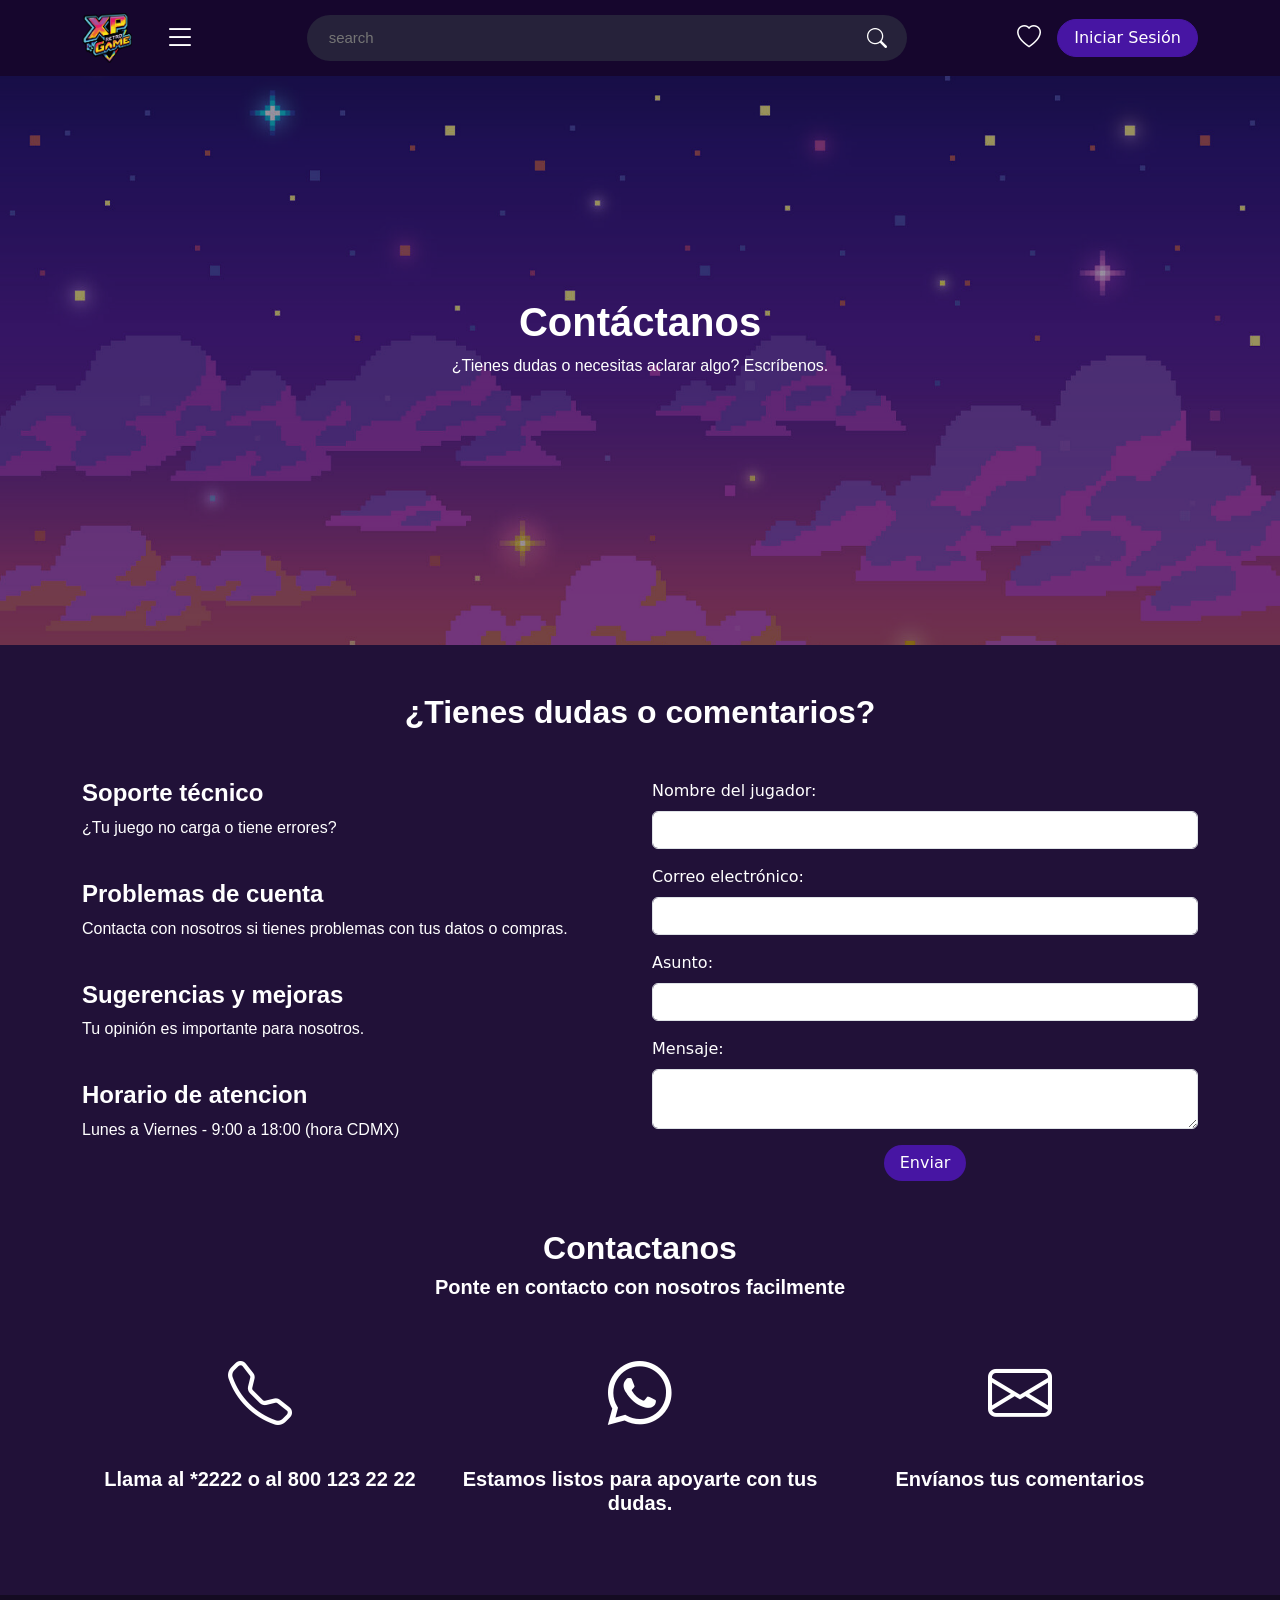
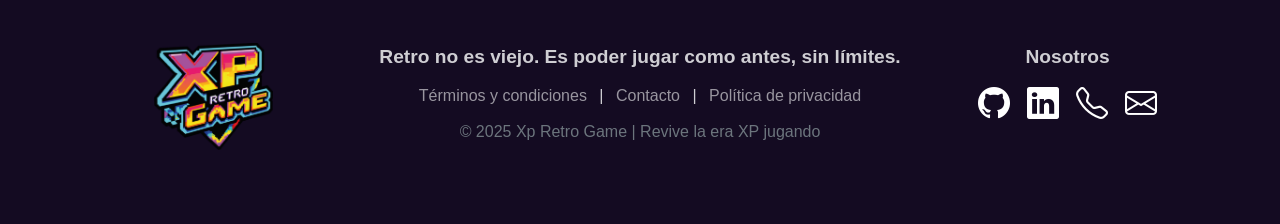
<file: pages/contacto.html>
<!DOCTYPE html>
<html lang="es">

<head>
  <meta charset="UTF-8">
  <meta name="viewport" content="width=device-width, initial-scale=1.0">
  <!-- IMPORTAR BOOTSTRAP -->
  <link rel="stylesheet" href="../public/bootstrap-5.3.6-dist/css/bootstrap.min.css">
  <!-- IMPORTAR ICONOS BOOTSTRAP -->
  <link rel="stylesheet" href="https://cdn.jsdelivr.net/npm/bootstrap-icons@1.13.1/font/bootstrap-icons.min.css">
  <!-- IMPORTAR HOJA DE ESTILOS PARA EL INDEX -->
  <link rel="stylesheet" href="../src/css/contacto.css" />
  <title>XP RETRO GAME</title>
</head>

<body>
  <!-- NAVBAR -->
  <div id="header-placeholder"></div>
  <div id="sidebar-placeholder" class="mb-5"></div>

  <!-- FONDO CON CAPTION -->
  <div id="carouselExampleCaptions" class="carousel slide" data-bs-ride="carousel">
    <div class="carousel-inner">
      <div class="carousel-item active">
        <img src="../public/Img/Logos/portadaContacto.png" class="d-block w-100" alt="...">
        <div class="carousel-caption d-flex flex-column h-100 align-content-center justify-content-center bottom-0">
          <h1>Contáctanos</h1>
          <p>¿Tienes dudas o necesitas aclarar algo? Escríbenos.</p>
        </div>
      </div>
    </div>
  </div>

  <div class="container text-center mt-5">
    <h2 class="my-4">¿Tienes dudas o comentarios?</h2>
    <br>
    <div class="row align-items-start">
      <!-- LADO IZQUIERDO -->
      <div class="col-sm-6 col-12 text-sm-start text-center">
        <h4>Soporte técnico</h4>
        <p>¿Tu juego no carga o tiene errores?</p>
        <br>
        <h4>Problemas de cuenta</h4>
        <p>Contacta con nosotros si tienes problemas con tus datos o compras.</p>
        <br>
        <h4>Sugerencias y mejoras</h4>
        <p>Tu opinión es importante para nosotros.</p>
        <br>
        <h4>Horario de atencion</h4>
        <p>Lunes a Viernes - 9:00 a 18:00 (hora CDMX)</p>
      </div>
      <!-- LADO DERECHO -->
      <div class="col-sm-6 col-12 text-md-start text-sm-center align-content-between">
        <form class="h-100 d-flex flex-column justify-content-start">
          <div class="mb-3">
            <label class="form-label">Nombre del jugador:</label>
            <input type="text" class="form-control" required>
          </div>

          <div class="mb-3">
            <label class="form-label">Correo electrónico:</label>
            <input type="email" class="form-control" required>
          </div>

          <div class="mb-3">
            <label class="form-label">Asunto:</label>
            <input type="text" class="form-control" required>
          </div>

          <div class="mb-3">
            <label class="form-label">Mensaje:</label>
            <textarea class="form-control" rows="5" required></textarea>
          </div>

          <button class="button-bg align-self-center border-0">Enviar</button>
        </form>
      </div>
    </div>
  </div>

  <!-- CONTACTO -->
  <div class="container-fluid py-5 bg-contenido">
    <div class="container">
      <h2 class="text-center">Contactanos</h2>
      <h5 class="text-center mb-5">Ponte en contacto con nosotros facilmente</h5>
      <div class="row justify-content-center text-center">

        <!-- LLAMADA -->
        <div class="col-12 col-sm-4 col-md-4 mb-4">
          <div class="icono-contacto mx-auto pb-4">
            <a href="tel:8001232222" target="_blank">
              <i class="bi bi-telephone icon-contacto"></i>
            </a>
          </div>
          <h5>Llama al *2222 o al 800 123 22 22</h5>
        </div>

        <!-- WHATSAPP -->
        <div class="col-12 col-sm-4 col-md-4 mb-4">
          <div class="icono-contacto mx-auto pb-4">
            <a href="https://wa.me/5218001232222" target="_blank">
              <i class="bi bi-whatsapp icon-contacto"></i>
            </a>
          </div>
          <h5>Estamos listos para apoyarte con tus dudas.</h5>
        </div>

        <!-- CORREO -->
        <div class="col-12 col-sm-4 col-md-4 mb-4">
          <div class="icono-contacto mx-auto pb-4">
            <a href="mailto:soporte@xpretrogame.com">
              <i class="bi bi-envelope icon-contacto"></i>
            </a>
          </div>
          <h5>Envíanos tus comentarios</h5>
        </div>
      </div>
    </div>
  </div>


  <div id="footer-placeholder"></div>

  <!-- SCRIPT PARA IMPORTAR COMPONENTES -->
  <script>
    // Cargar componentes
    function loadComponent(url, targetId, callback = null) {
      fetch(url)
        .then(res => res.text())
        .then(html => {
          const target = document.getElementById(targetId);
          if (target) {
            target.innerHTML = html;
            if (typeof callback === 'function') callback();
          }
        });
    }

    // Cargar navbar y manejar toggle global del sidebar
    loadComponent("../components/navbar.html", "header-placeholder", () => {
      const interval = setInterval(() => {
        const menuToggle = document.getElementById("menu-toggle");
        const sidebar = document.querySelector(".sidebar");

        if (menuToggle && sidebar) {
          clearInterval(interval);
          menuToggle.addEventListener("click", e => {
            e.preventDefault();
            sidebar.classList.toggle("sidebar-hidden");
          });
        }
      }, 100);
    });

    // Cargar sidebar
    loadComponent("../components/sidebar.html", "sidebar-placeholder");

    // Footer
    loadComponent("../components/footer.html", "footer-placeholder");
  </script>

  <!-- SCRIPT PARA IMPORTAR JS -->
  <script src="../public/bootstrap-5.3.6-dist/js/bootstrap.bundle.min.js"></script>
</body>

</html>
</file>
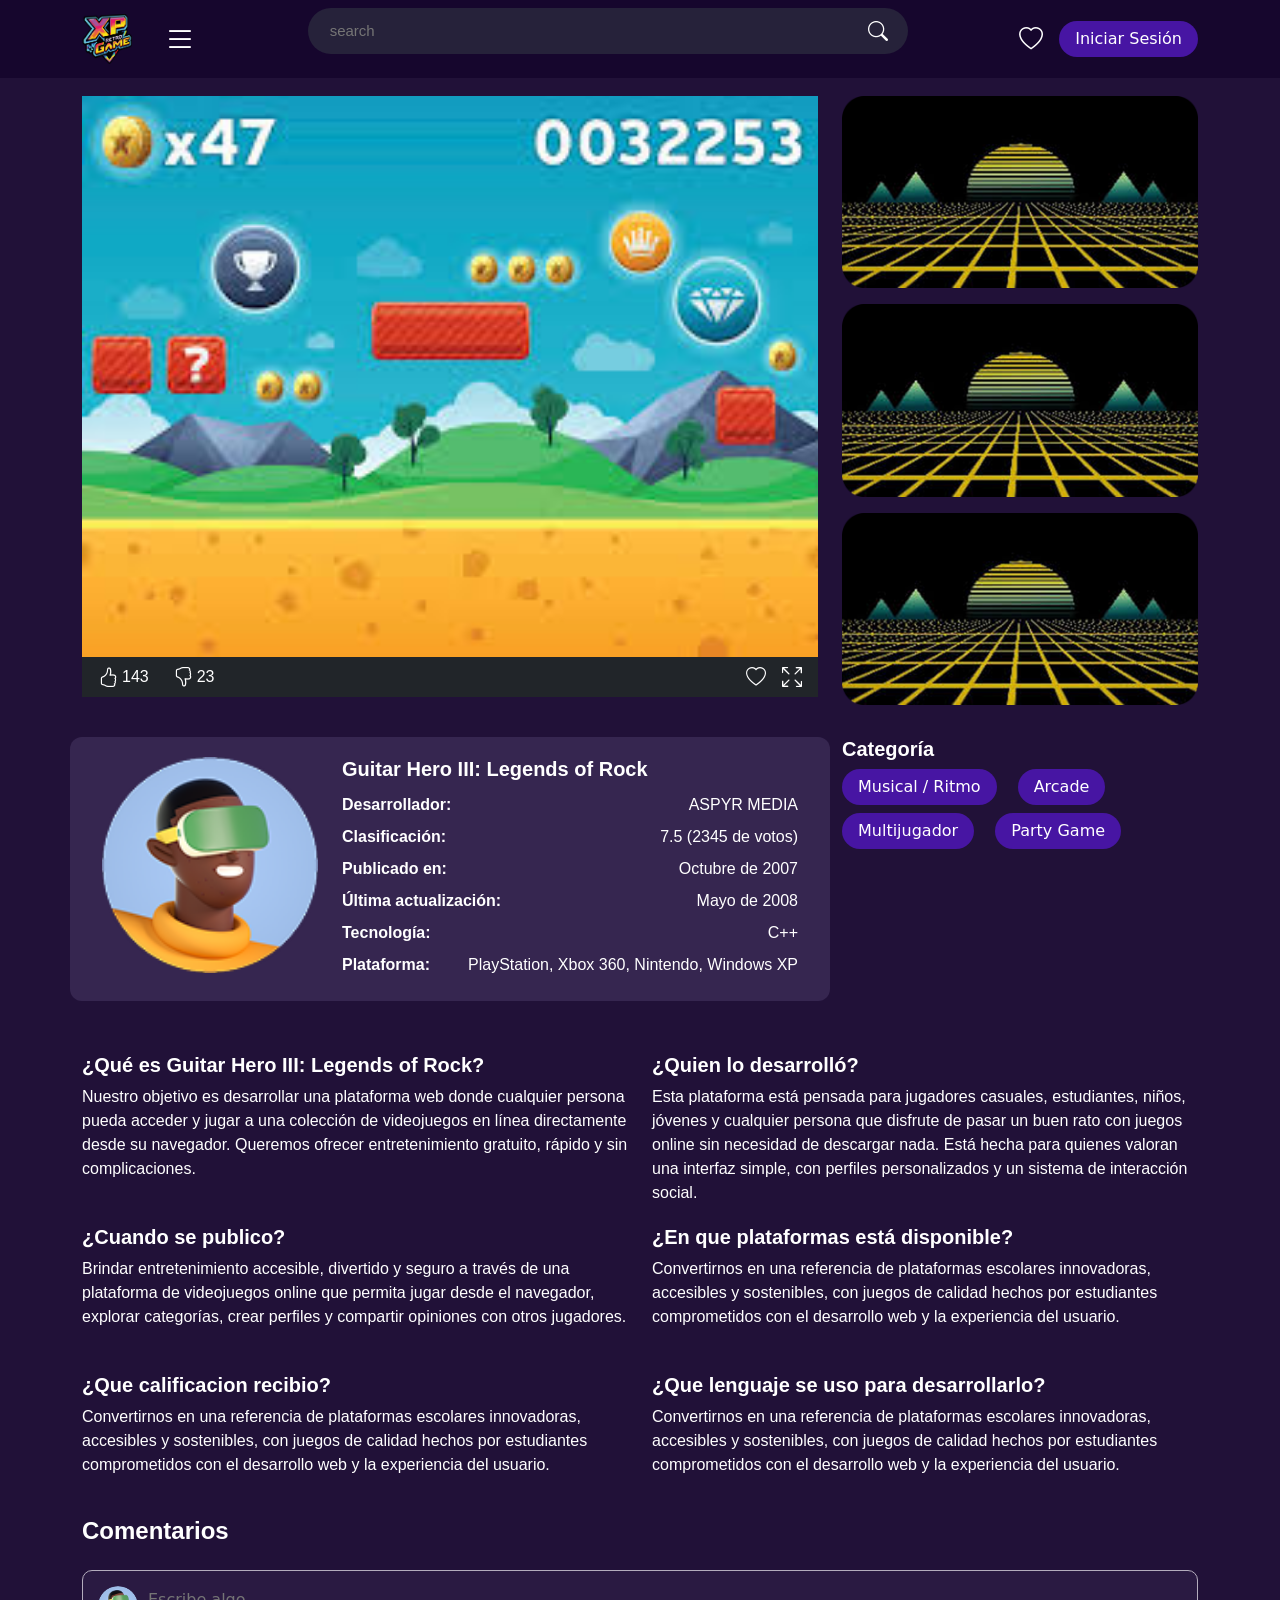
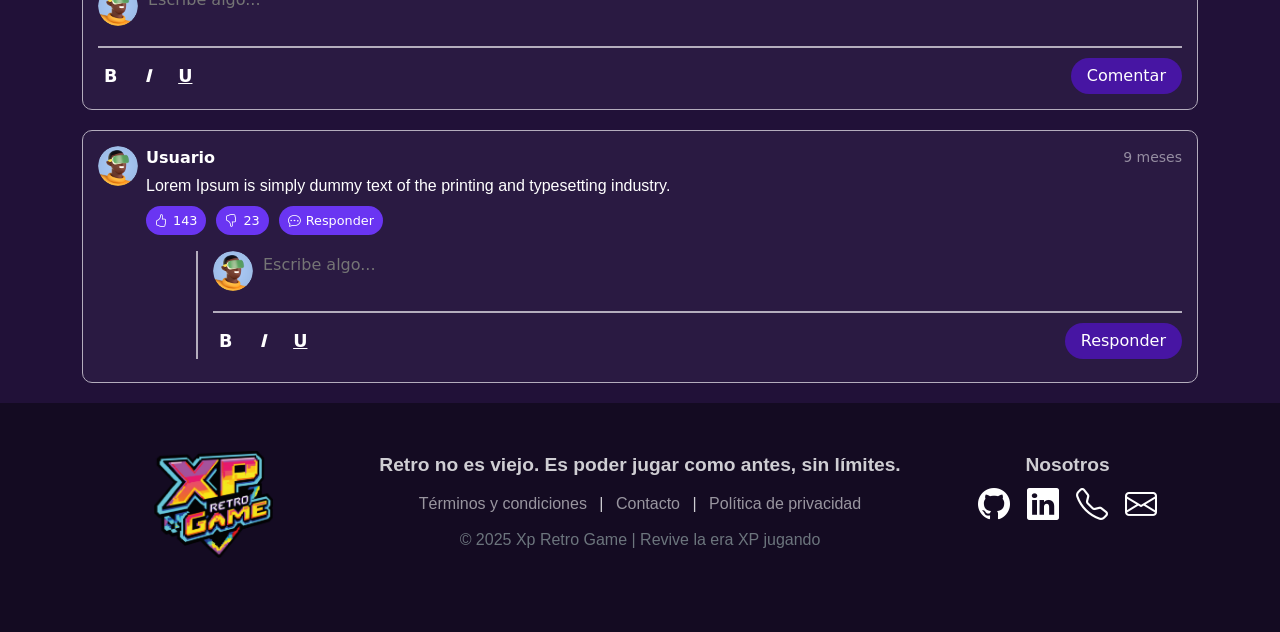
<file: pages/juego.html>
<head>
    <meta charset="UTF-8">
    <meta name="viewport" content="width=device-width, initial-scale=1.0">
    <!-- IMPORTAR BOOTSTRAP -->
    <link rel="stylesheet" href="../public/bootstrap-5.3.6-dist/css/bootstrap.min.css">
    <!-- IMPORTAR ICONOS BOOTSTRAP -->
    <link rel="stylesheet" href="https://cdn.jsdelivr.net/npm/bootstrap-icons@1.13.1/font/bootstrap-icons.min.css">
    <!-- IMPORTAR HOJA DE ESTILOS PARA EL INDEX -->
    <link rel="stylesheet" href="../src/css/juego.css" />
    <title>XP RETRO GAME</title>
</head>

<body>
    <!-- NAVBAR -->
    <div id="header-placeholder"></div>
    <div id="sidebar-placeholder" class="mb-5 pb-5"></div>

    <!-- JUEGO -->
    <div class="container pb-3">
        <div class="row">
            <div class="col-8">
                <img src="/public/Img/ejemplo.jpg" class="w-100 mb-0 gamescreen">
                <!-- BARRA INFERIOR DE JUEGO -->
                <div class="bg-dark text-white py-2 px-3 d-flex justify-content-between align-items-center"
                    style="font-family: sans-serif;">
                    <!-- IZQUIERDA: Likes y Dislikes -->
                    <div class="d-flex align-items-center gap-4">
                        <!-- Like -->
                        <div class="d-flex align-items-center">
                            <i class="bi bi-hand-thumbs-up me-1 fs-5"></i>
                            <span>143</span>
                        </div>
                        <!-- Dislike -->
                        <div class="d-flex align-items-center">
                            <i class="bi bi-hand-thumbs-down me-1 fs-5"></i>
                            <span>23</span>
                        </div>
                    </div>

                    <!-- DERECHA: Corazón + Pantalla completa -->
                    <div class="d-flex align-items-center gap-3">
                        <i class="bi bi-heart fs-5"></i>
                        <i class="bi bi-arrows-fullscreen fs-5"></i>
                    </div>
                </div>

            </div>
            <div class="col-4">
                <div class="row pb-3">
                    <img src="/public/Img/Perfil/Portada/portadaCuadros.png">
                </div>
                <div class="row pb-3">
                    <img src="/public/Img/Perfil/Portada/portadaCuadros.png">
                </div>
                <div class="row pb-3">
                    <img src="/public/Img/Perfil/Portada/portadaCuadros.png">
                </div>
            </div>
        </div>
    </div>

    <!-- INFORMACIONN JUEGO -->
    <div class="container">
        <div class="row text-white">
            <!-- INFO GAME CARD -->
            <div class="col-8">
                <div class="row game-card">
                    <!-- PORTADA DEL JUEGO -->
                    <div class="col-md-4 game-cover">
                        <img src="/public/Img/Perfil/Perfil/nosotrosLuis.png" alt="Portada del juego">
                    </div>
                    <!-- INFORMACION DEL JUEGO -->
                    <div class="col-md-8">
                        <h5>Guitar Hero III: Legends of Rock</h5>

                        <div class="info-row">
                            <span class="info-label">Desarrollador:</span>
                            <span>ASPYR MEDIA</span>
                        </div>
                        <div class="info-row">
                            <span class="info-label">Clasificación:</span>
                            <span>7.5 (2345 de votos)</span>
                        </div>
                        <div class="info-row">
                            <span class="info-label">Publicado en:</span>
                            <span>Octubre de 2007</span>
                        </div>
                        <div class="info-row">
                            <span class="info-label">Última actualización:</span>
                            <span>Mayo de 2008</span>
                        </div>
                        <div class="info-row">
                            <span class="info-label">Tecnología:</span>
                            <span>C++</span>
                        </div>
                        <div class="info-row">
                            <span class="info-label">Plataforma:</span>
                            <span>PlayStation, Xbox 360, Nintendo, Windows XP</span>
                        </div>
                    </div>
                </div>
            </div>
            <!-- CATEGORIAS -->
            <div class="col-4 text-white">
                <h5>Categoría</h5>
                <div class="flex-wrap">
                    <button class="button-bg me-3 mb-2">Musical / Ritmo</button>
                    <button class="button-bg me-3 mb-2">Arcade</button>
                    <button class="button-bg me-3 mb-2">Multijugador</button>
                    <button class="button-bg me-3 mb-2">Party Game</button>
                </div>

            </div>
        </div>
    </div>

    <!-- PREGUNTAS -->
    <div class="container text-start pt-5">
        <!-- PRIMER PARRAFO -->
        <div class="row">
            <!-- CAJA 1 -->
            <div class="col-12 col-md-6 pt-md-1 pt-3">
                <h5>¿Qué es Guitar Hero III: Legends of Rock?</h5>
                <p>Nuestro objetivo es desarrollar una plataforma web donde cualquier persona pueda acceder y jugar
                    a una
                    colección de videojuegos en línea directamente desde su navegador. Queremos ofrecer
                    entretenimiento
                    gratuito, rápido y sin complicaciones.</p>
            </div>
            <!-- CAJA 2 -->
            <div class="col-12 col-md-6 pt-md-1 pt-3">
                <h5>¿Quien lo desarrolló?</h5>
                <p>Esta plataforma está pensada para jugadores casuales, estudiantes, niños, jóvenes y cualquier
                    persona que
                    disfrute de pasar un buen rato con juegos online sin necesidad de descargar nada. Está hecha
                    para quienes
                    valoran una interfaz simple, con perfiles personalizados y un sistema de interacción social.</p>
            </div>
        </div>
        <!-- SEGUNDO PARRAFO -->
        <div class="row">
            <!-- CAJA 3 -->
            <div class="col-12 col-md-6 pt-md-1 pt-3">
                <h5>¿Cuando se publico?</h5>
                <p>Brindar entretenimiento accesible, divertido y seguro a través de una plataforma de videojuegos
                    online que
                    permita jugar desde el navegador, explorar categorías, crear perfiles y compartir opiniones con
                    otros
                    jugadores.</p>
            </div>
            <!-- CAJA 4 -->
            <div class="col-12 col-md-6 pt-md-1 pt-3">
                <h5>¿En que plataformas está disponible?</h5>
                <p>Convertirnos en una referencia de plataformas escolares innovadoras, accesibles y sostenibles,
                    con juegos
                    de
                    calidad hechos por estudiantes comprometidos con el desarrollo web y la experiencia del usuario.
                </p>
            </div>
        </div>
        <!-- TERCER PARRAFO -->
        <div class="row pt-md-4">
            <!-- CAJA 5 -->
            <div class="col-12 col-md-6 pt-md-1 pt-3">
                <h5>¿Que calificacion recibio?</h5>
                <p>Convertirnos en una referencia de plataformas escolares innovadoras, accesibles y sostenibles,
                    con juegos
                    de
                    calidad hechos por estudiantes comprometidos con el desarrollo web y la experiencia del usuario.
                </p>
            </div>
            <!-- CAJA 6 -->
            <div class="col-12 col-md-6 pt-md-1 pt-3">
                <h5>¿Que lenguaje se uso para desarrollarlo?</h5>
                <p>Convertirnos en una referencia de plataformas escolares innovadoras, accesibles y sostenibles,
                    con juegos
                    de
                    calidad hechos por estudiantes comprometidos con el desarrollo web y la experiencia del usuario.
                </p>
            </div>
        </div>
    </div>

    <!-- COMENTARIOS -->
    <div class="container mt-4">
        <h4 class="mb-4">Comentarios</h4>

        <!-- CAJA COMENTARIO PRINCIPAL -->
        <div class="comment-box">
            <div class="d-flex mb-2">
                <img src="/public/Img/Perfil/Perfil/nosotrosLuis.png" class="comment-avatar me-2" alt="Avatar">
                <textarea class="comment-input" rows="2" placeholder="Escribe algo..."></textarea>
            </div>
            <div class="comment-toolbar">
                <div>
                    <button class="btn-format"><b>B</b></button>
                    <button class="btn-format"><i>I</i></button>
                    <button class="btn-format"><u>U</u></button>
                </div>
                <button class="button-bg">Comentar</button>
            </div>
        </div>

        <!-- COMENTARIOS PUBLICADOS -->
        <div class="comment-box">
            <div class="d-flex mb-2">
                <img src="/public/Img/Perfil/Perfil/nosotrosLuis.png" class="comment-avatar me-2" alt="Usuario">
                <div class="w-100">
                    <div class="comment-header">
                        <strong>Usuario</strong>
                        <small class="text-white-50">9 meses</small>
                    </div>
                    <p class="mt-1 mb-2">Lorem Ipsum is simply dummy text of the printing and typesetting industry.</p>

                    <!-- BOTONES DE ACCIONENS -->
                    <div class="comment-actions d-flex align-items-center">
                        <button class="btn btn-sm"><i class="bi bi-hand-thumbs-up"></i>143</button>
                        <button class="btn btn-sm"><i class="bi bi-hand-thumbs-down"></i>23</button>
                        <button class="btn btn-sm"><i class="bi bi-chat-dots"></i>Responder</button>
                    </div>

                    <!-- RESPUESTAS ANIDADAS -->
                    <div class="comment-reply mt-3">
                        <div class="d-flex mb-2">
                            <img src="/public/Img/Perfil/Perfil/nosotrosLuis.png" class="comment-avatar me-2"
                                alt="Avatar">
                            <textarea class="comment-input" rows="2" placeholder="Escribe algo..."></textarea>
                        </div>
                        <div class="comment-toolbar">
                            <div>
                                <button class="btn-format"><b>B</b></button>
                                <button class="btn-format"><i>I</i></button>
                                <button class="btn-format"><u>U</u></button>
                            </div>
                            <button class="button-bg">Responder</button>
                        </div>
                    </div>
                </div>
            </div>
        </div>
    </div>

    <!-- FOOTER -->
    <div id="footer-placeholder"></div>

    <!-- SCRIPT PARA IMPORTAR COMPONENTES -->
    <script>
        // Cargar componentes
        function loadComponent(url, targetId, callback = null) {
            fetch(url)
                .then(res => res.text())
                .then(html => {
                    const target = document.getElementById(targetId);
                    if (target) {
                        target.innerHTML = html;
                        if (typeof callback === 'function') callback();
                    }
                });
        }

        // Cargar navbar y manejar toggle global del sidebar
        loadComponent("../components/navbar.html", "header-placeholder", () => {
            const interval = setInterval(() => {
                const menuToggle = document.getElementById("menu-toggle");
                const sidebar = document.querySelector(".sidebar");

                if (menuToggle && sidebar) {
                    clearInterval(interval);
                    menuToggle.addEventListener("click", e => {
                        e.preventDefault();
                        sidebar.classList.toggle("sidebar-hidden");
                    });
                }
            }, 100);
        });

        // Cargar sidebar
        loadComponent("../components/sidebar.html", "sidebar-placeholder");

        // Footer
        loadComponent("../components/footer.html", "footer-placeholder");

        function loadComponent(url, targetId, callback = null) {
            fetch(url)
                .then(res => res.text())
                .then(html => {
                    const target = document.getElementById(targetId);
                    if (target) {
                        target.innerHTML = html;

                        // Re-ejecutar los scripts que vienen en el HTML cargado
                        const scripts = target.querySelectorAll("script");
                        scripts.forEach(oldScript => {
                            const newScript = document.createElement("script");
                            if (oldScript.src) {
                                newScript.src = oldScript.src;
                            } else {
                                newScript.textContent = oldScript.textContent;
                            }
                            document.body.appendChild(newScript);
                            oldScript.remove();
                        });

                        if (typeof callback === 'function') callback();
                    }
                });
        }

    </script>

    <!-- SCRIPT -->
     <script src="../public/bootstrap-5.3.6-dist/js/bootstrap.bundle.min.js"></script>
</body>
</file>
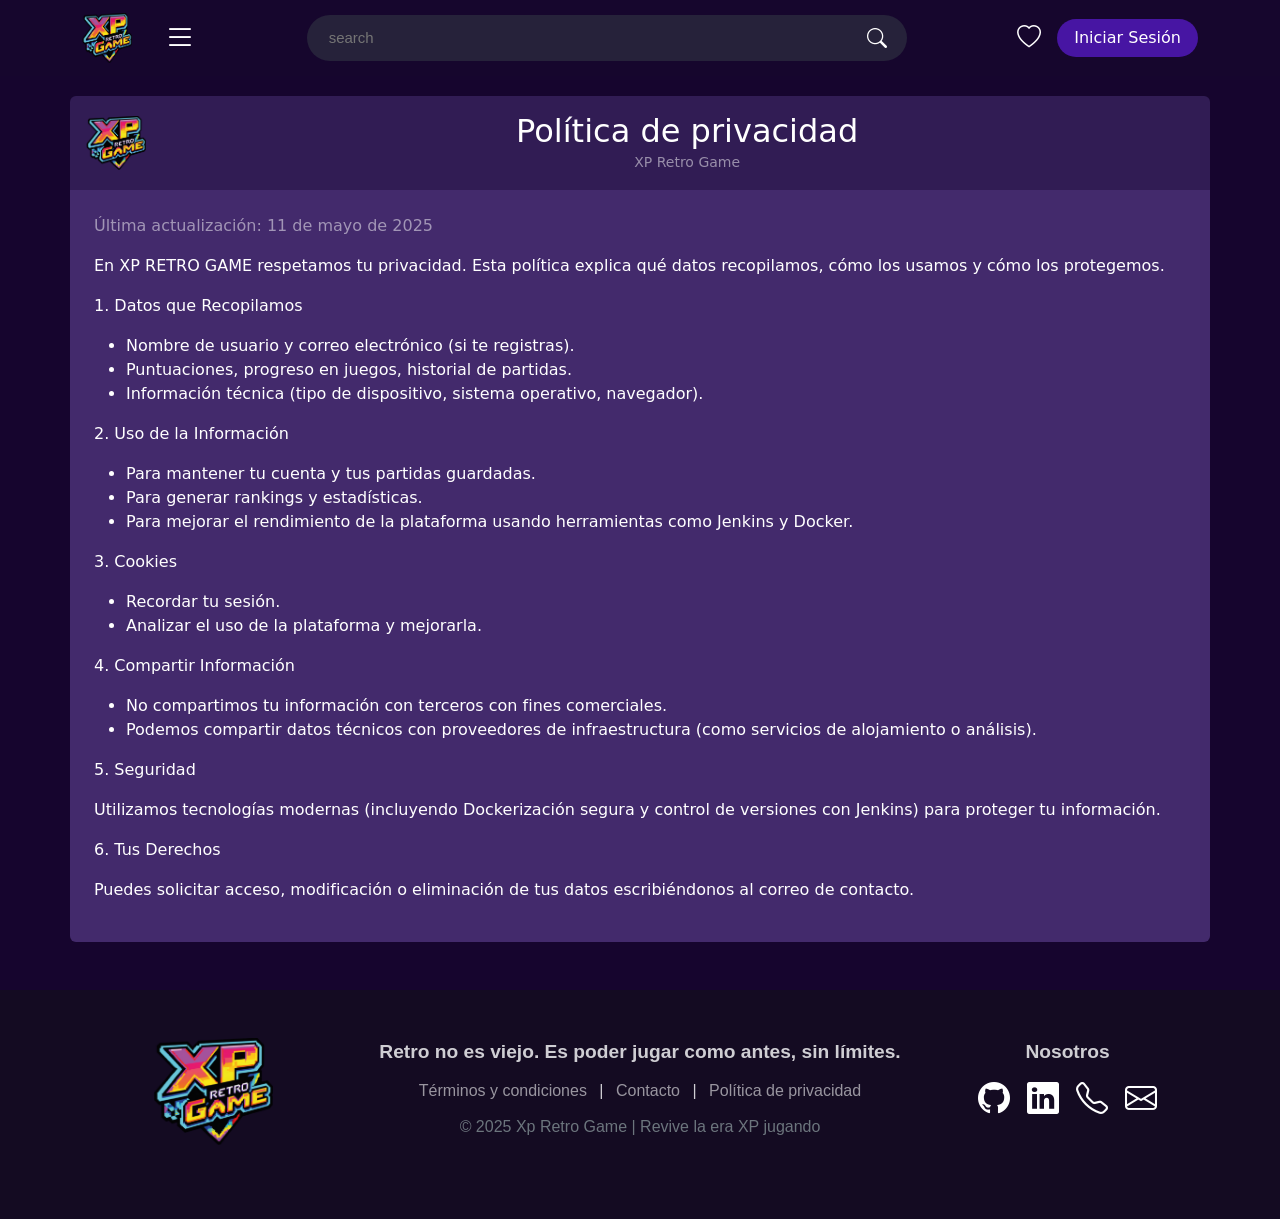
<file: pages/politica.html>
<!DOCTYPE html>
<html lang="es">

<head>
  <meta charset="UTF-8">
  <title>XP Retro Game - Políticas de privacidad</title>
  <meta name="viewport" content="width=device-width, initial-scale=1">
  <link rel="stylesheet" href="../public/bootstrap-5.3.6-dist/css/bootstrap.min.css">
  <!-- IMPORTAR ICONOS BOOTSTRAP -->
  <link rel="stylesheet" href="https://cdn.jsdelivr.net/npm/bootstrap-icons@1.13.1/font/bootstrap-icons.min.css">
</head>
<style>
  .bg-back {
    background-color: #432A6C;
  }

  .bg-head {
    background-color: #311C54;
  }

  .bg-backgraund {
    background-color: #16052E;
  }
</style>

<body class="bg-backgraund text-white">

  <!-- NAVBAR -->
  <div id="header-placeholder"></div>
  <div id="sidebar-placeholder" class="mb-5 pb-5"></div>

  <!-- Encabezado -->
  <div class="container bg-head bg-opacity-25 rounded-top p-3 mb-0">
    <div class="row align-items-center">
      <div class="col-2 col-sm-1 text-start">
        <img src="../public/Img/Logos/logo.png" alt="Logo XP Retro Game" class="img-fluid" style="max-width: 60px;">
      </div>
      <div class="col-10 col-sm-11 text-center">
        <h2 class="mb-0">Política de privacidad</h2>
        <small class="text-white-50">XP Retro Game</small>
      </div>
    </div>
  </div>

  <!-- Contenido -->
  <div class="container bg-back bg-opacity-25 p-4 rounded-bottom mb-5">
    <p class="text-start text-white-50">Última actualización: 11 de mayo de 2025</p>

    <p>En XP RETRO GAME respetamos tu privacidad. Esta política explica qué datos recopilamos, cómo los usamos y cómo
      los protegemos.</p>

    <p class="subtitle">1. Datos que Recopilamos</p>
    <ul>
      <li>Nombre de usuario y correo electrónico (si te registras).</li>
      <li>Puntuaciones, progreso en juegos, historial de partidas.</li>
      <li>Información técnica (tipo de dispositivo, sistema operativo, navegador).</li>
    </ul>

    <p class="subtitle">2. Uso de la Información</p>
    <ul>
      <li>Para mantener tu cuenta y tus partidas guardadas.</li>
      <li>Para generar rankings y estadísticas.</li>
      <li>Para mejorar el rendimiento de la plataforma usando herramientas como Jenkins y Docker.</li>
    </ul>

    <p class="subtitle">3. Cookies</p>
    <ul>
      <li>Recordar tu sesión.</li>
      <li>Analizar el uso de la plataforma y mejorarla.</li>
    </ul>

    <p class="subtitle">4. Compartir Información</p>
    <ul>
      <li>No compartimos tu información con terceros con fines comerciales.</li>
      <li>Podemos compartir datos técnicos con proveedores de infraestructura (como servicios de alojamiento o
        análisis).</li>
    </ul>

    <p class="subtitle">5. Seguridad</p>
    <p>Utilizamos tecnologías modernas (incluyendo Dockerización segura y control de versiones con Jenkins) para
      proteger tu información.</p>

    <p class="subtitle">6. Tus Derechos</p>
    <p>Puedes solicitar acceso, modificación o eliminación de tus datos escribiéndonos al correo de contacto.</p>
  </div>

  <!-- FOOTER -->
  <div id="footer-placeholder"></div>

  <!-- SCRIPT PARA IMPORTAR COMPONENTES -->
  <script>
    // Cargar componentes
    function loadComponent(url, targetId, callback = null) {
      fetch(url)
        .then(res => res.text())
        .then(html => {
          const target = document.getElementById(targetId);
          if (target) {
            target.innerHTML = html;
            if (typeof callback === 'function') callback();
          }
        });
    }

    // Cargar navbar y manejar toggle global del sidebar
    loadComponent("../components/navbar.html", "header-placeholder", () => {
      const interval = setInterval(() => {
        const menuToggle = document.getElementById("menu-toggle");
        const sidebar = document.querySelector(".sidebar");

        if (menuToggle && sidebar) {
          clearInterval(interval);
          menuToggle.addEventListener("click", e => {
            e.preventDefault();
            sidebar.classList.toggle("sidebar-hidden");
          });
        }
      }, 100);
    });

    // Cargar sidebar
    loadComponent("../components/sidebar.html", "sidebar-placeholder");

    // Footer
    loadComponent("../components/footer.html", "footer-placeholder");

    function loadComponent(url, targetId, callback = null) {
      fetch(url)
        .then(res => res.text())
        .then(html => {
          const target = document.getElementById(targetId);
          if (target) {
            target.innerHTML = html;

            // Re-ejecutar los scripts que vienen en el HTML cargado
            const scripts = target.querySelectorAll("script");
            scripts.forEach(oldScript => {
              const newScript = document.createElement("script");
              if (oldScript.src) {
                newScript.src = oldScript.src;
              } else {
                newScript.textContent = oldScript.textContent;
              }
              document.body.appendChild(newScript);
              oldScript.remove();
            });

            if (typeof callback === 'function') callback();
          }
        });
    }

  </script>

  <!-- SCRIPT PARA IMPORTAR JS -->
  <script src="../public/bootstrap-5.3.6-dist/js/bootstrap.bundle.min.js"></script>
</body>

</html>
</file>
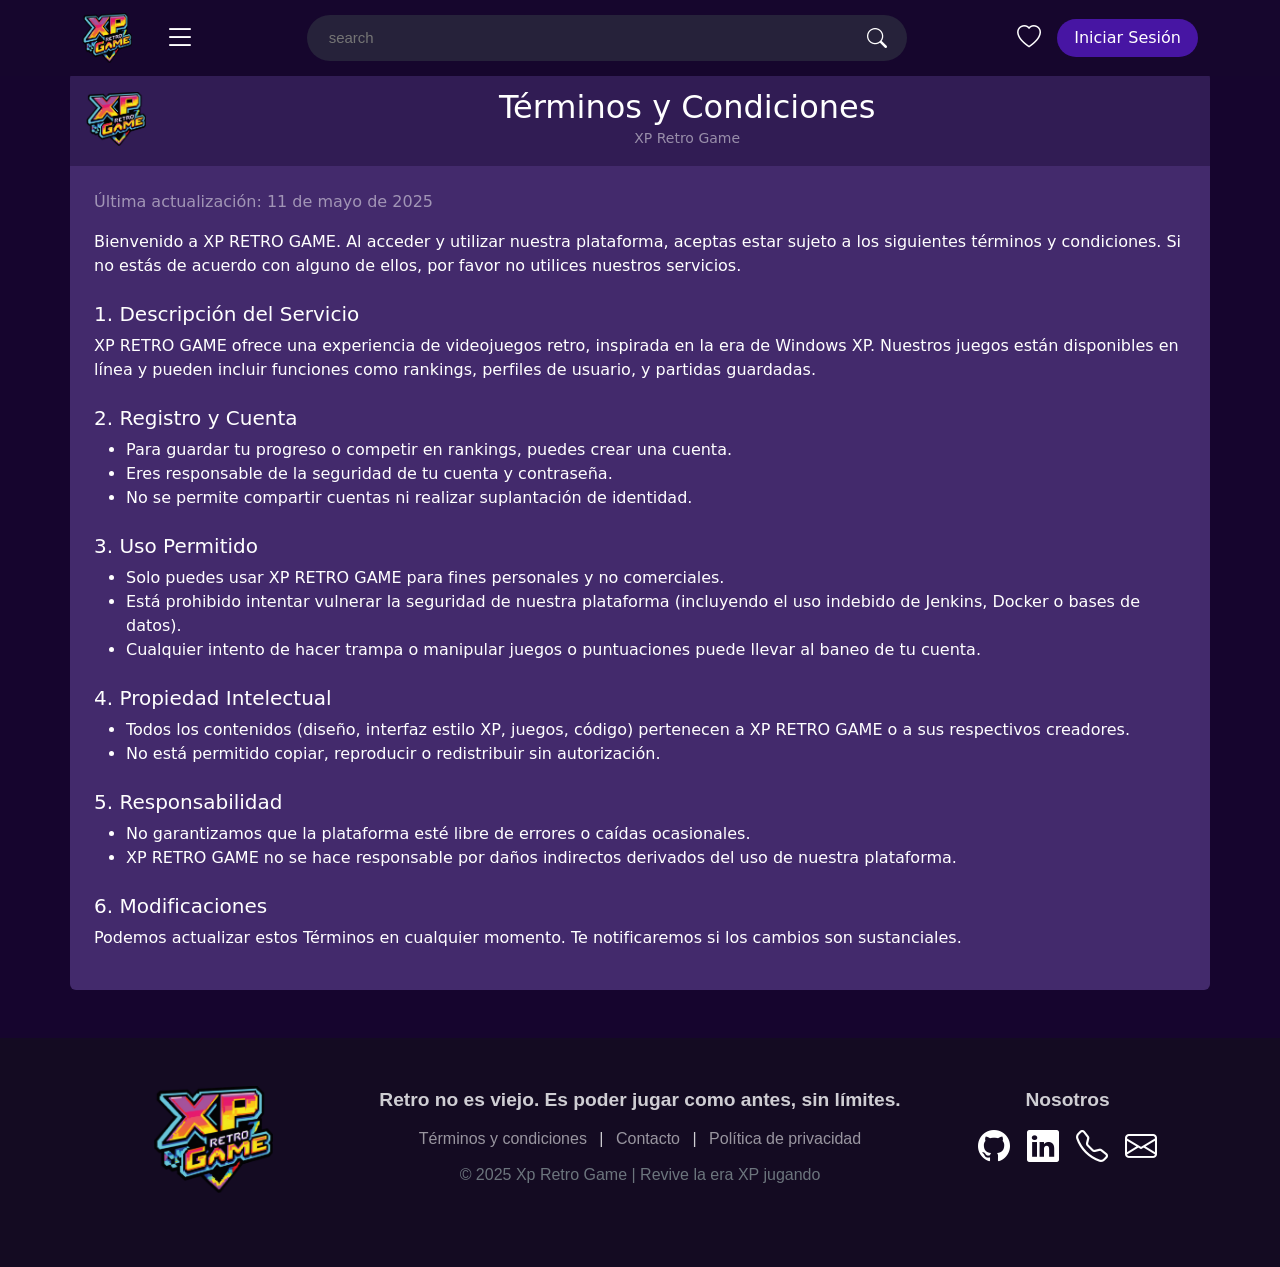
<file: pages/terminos.html>
<!DOCTYPE html>
<html lang="es">

<head>
  <meta charset="UTF-8">
  <title>XP Retro Game - Términos y Condiciones</title>
  <meta name="viewport" content="width=device-width, initial-scale=1">
  <link rel="stylesheet" href="../public/bootstrap-5.3.6-dist/css/bootstrap.min.css">
  <!-- IMPORTAR ICONOS BOOTSTRAP -->
  <link rel="stylesheet" href="https://cdn.jsdelivr.net/npm/bootstrap-icons@1.13.1/font/bootstrap-icons.min.css">
  <style>
    .bg-back {
      background-color: #432A6C;
    }

    .bg-head {
      background-color: #311C54;
    }

    .bg-backgraund {
      background-color: #16052E;
    }
  </style>
</head>

<body class="bg-backgraund text-white pt-4">
  <!-- NAVBAR -->
  <div id="header-placeholder"></div>

  <div id="sidebar-placeholder"></div>

  <!-- Encabezado -->
  <div class="container bg-head bg-opacity-25 rounded-top p-3 mb-0 mt-5">
    <div class="row align-items-center">
      <div class="col-2 col-sm-1 text-start">
        <img src="../public/Img/Logos/logo.png" alt="Logo XP Retro Game" class="img-fluid" style="max-width: 60px;">
      </div>
      <div class="col-10 col-sm-11 text-center">
        <h2 class="mb-0">Términos y Condiciones</h2>
        <small class="text-white-50">XP Retro Game</small>
      </div>
    </div>
  </div>

  <!-- Contenido -->
  <div class="container bg-back bg-opacity-25 p-4 rounded-bottom mb-5">
    <p class="text-start text-white-50">Última actualización: 11 de mayo de 2025</p>

    <p>Bienvenido a XP RETRO GAME. Al acceder y utilizar nuestra plataforma, aceptas estar sujeto a los siguientes
      términos y condiciones. Si no estás de acuerdo con alguno de ellos, por favor no utilices nuestros servicios.</p>

    <h5 class="mt-4">1. Descripción del Servicio</h5>
    <p>XP RETRO GAME ofrece una experiencia de videojuegos retro, inspirada en la era de Windows XP. Nuestros juegos
      están disponibles en línea y pueden incluir funciones como rankings, perfiles de usuario, y partidas guardadas.
    </p>

    <h5 class="mt-4">2. Registro y Cuenta</h5>
    <ul>
      <li>Para guardar tu progreso o competir en rankings, puedes crear una cuenta.</li>
      <li>Eres responsable de la seguridad de tu cuenta y contraseña.</li>
      <li>No se permite compartir cuentas ni realizar suplantación de identidad.</li>
    </ul>

    <h5 class="mt-4">3. Uso Permitido</h5>
    <ul>
      <li>Solo puedes usar XP RETRO GAME para fines personales y no comerciales.</li>
      <li>Está prohibido intentar vulnerar la seguridad de nuestra plataforma (incluyendo el uso indebido de Jenkins,
        Docker o bases de datos).</li>
      <li>Cualquier intento de hacer trampa o manipular juegos o puntuaciones puede llevar al baneo de tu cuenta.</li>
    </ul>

    <h5 class="mt-4">4. Propiedad Intelectual</h5>
    <ul>
      <li>Todos los contenidos (diseño, interfaz estilo XP, juegos, código) pertenecen a XP RETRO GAME o a sus
        respectivos creadores.</li>
      <li>No está permitido copiar, reproducir o redistribuir sin autorización.</li>
    </ul>

    <h5 class="mt-4">5. Responsabilidad</h5>
    <ul>
      <li>No garantizamos que la plataforma esté libre de errores o caídas ocasionales.</li>
      <li>XP RETRO GAME no se hace responsable por daños indirectos derivados del uso de nuestra plataforma.</li>
    </ul>

    <h5 class="mt-4">6. Modificaciones</h5>
    <p>Podemos actualizar estos Términos en cualquier momento. Te notificaremos si los cambios son sustanciales.</p>
  </div>

  <div id="footer-placeholder"></div>

  <!-- SCRIPT PARA IMPORTAR COMPONENTES -->
  <script>
    // Cargar componentes
    function loadComponent(url, targetId, callback = null) {
      fetch(url)
        .then(res => res.text())
        .then(html => {
          const target = document.getElementById(targetId);
          if (target) {
            target.innerHTML = html;
            if (typeof callback === 'function') callback();
          }
        });
    }

    // Cargar navbar y manejar toggle global del sidebar
    loadComponent("../components/navbar.html", "header-placeholder", () => {
      const interval = setInterval(() => {
        const menuToggle = document.getElementById("menu-toggle");
        const sidebar = document.querySelector(".sidebar");

        if (menuToggle && sidebar) {
          clearInterval(interval);
          menuToggle.addEventListener("click", e => {
            e.preventDefault();
            sidebar.classList.toggle("sidebar-hidden");
          });
        }
      }, 100);
    });

    // Cargar sidebar
    loadComponent("../components/sidebar.html", "sidebar-placeholder");

    // Footer
    loadComponent("../components/footer.html", "footer-placeholder");

    function loadComponent(url, targetId, callback = null) {
      fetch(url)
        .then(res => res.text())
        .then(html => {
          const target = document.getElementById(targetId);
          if (target) {
            target.innerHTML = html;

            // Re-ejecutar los scripts que vienen en el HTML cargado
            const scripts = target.querySelectorAll("script");
            scripts.forEach(oldScript => {
              const newScript = document.createElement("script");
              if (oldScript.src) {
                newScript.src = oldScript.src;
              } else {
                newScript.textContent = oldScript.textContent;
              }
              document.body.appendChild(newScript);
              oldScript.remove();
            });

            if (typeof callback === 'function') callback();
          }
        });
    }

  </script>

  <!-- SCRIPT PARA IMPORTAR JS -->
  <script src="../public/bootstrap-5.3.6-dist/js/bootstrap.bundle.min.js"></script>
</body>

</html>
</file>
<file: src/css/contacto.css>
.albert-sans {
  font-family: "Albert Sans", sans-serif;
  font-optical-sizing: auto;
  font-weight: 400; /* Puedes usar 400, 500, 700 según lo que importaste */
  font-style: normal;
}

body {
  background: #211138;
  color: white;
}

h1,
h2,
h3,
h4,
h5 {
  font-family: "albert-sans", sans-serif;
  font-weight: 700;
  color: white;
}

p {
  font-family: "albert-sans", sans-serif;
  font-weight: 200;
  color: white;
}

.button-bg {
  background-color: #4715a3;
  color: white;
  border-radius: 20px;
  border-color: #4715a3;
}

textarea {
  min-width: 100px;
  height: 60px;
  border-radius: 15px;
}

.icon-contacto {
  color: white;
  font-size: 4rem;
  transition: transform 0.3s ease;
  display: inline-block;
}

.icon-contacto:hover {
  transform: scale(1.2);
  color: #a27dfc; /* Color morado claro al hacer hover */
}
</file>
<file: src/css/juego.css>
.albert-sans {
  font-family: "Albert Sans", sans-serif;
  font-optical-sizing: auto;
  font-weight: 400; /* Puedes usar 400, 500, 700 según lo que importaste */
  font-style: normal;
}

body {
  background-color: #211138;
}

.button-bg {
  background-color: #4715a3;
  color: white;
  border: #4715a3;
  border-radius: 20px;
  width: auto;
}

button:hover {
  color: #cdadff !important;
}

.game-card {
  background-color: #362650;
  border-radius: 12px;
  padding: 20px;
  color: white;
}

.game-cover img {
  width: 100%;
  border-radius: 10px;
}

.info-row {
  display: flex;
  justify-content: space-between;
  padding: 4px 0;
  font-family: "albert-sans", sans-serif;
  font-weight: 200;
}

.info-label {
  font-weight: 700;
  font-family: "albert-sans", sans-serif;
}

h1,
h2,
h3,
h4,
h5 {
  font-family: "albert-sans", sans-serif;
  font-weight: 600;
  color: white;
}

p {
  font-family: "albert-sans", sans-serif;
  font-weight: 400;
  color: white;
}

.comment-box {
  background-color: #3626506d;
  border: 1px solid #b4adbd;
  border-radius: 10px;
  padding: 15px;
  margin-bottom: 20px;
}

.comment-input {
  background-color: transparent;
  border: none;
  color: white;
  width: 100%;
  resize: none;
  outline: none;
}

.comment-toolbar {
  border-top: 2px solid #b4adbd;
  padding-top: 10px;
  display: flex;
  justify-content: space-between;
  align-items: center;
}

.comment-toolbar .btn-format {
  color: white;
  font-weight: bold;
  border: none;
  background: none;
  margin-right: 10px;
  font-size: 1.1rem;
}

.comment-avatar {
  width: 40px;
  height: 40px;
  border-radius: 50%;
  object-fit: cover;
}

.comment-header {
  color: white;
  display: flex;
  justify-content: space-between;
  align-items: center;
}

.comment-actions .btn {
  background-color: #6a35f2;
  color: white;
  margin-right: 10px;
  border-radius: 30px;
  font-size: 0.8rem;
}

.comment-actions .bi {
  margin-right: 5px;
}

.comment-reply {
  margin-left: 50px;
  border-left: 2px solid #b4adbd;
  padding-left: 15px;
}

.menu-bar {
  font-family: "albert-sans", sans-serif;
  font-weight: 700;
  color: white;
}
</file>
